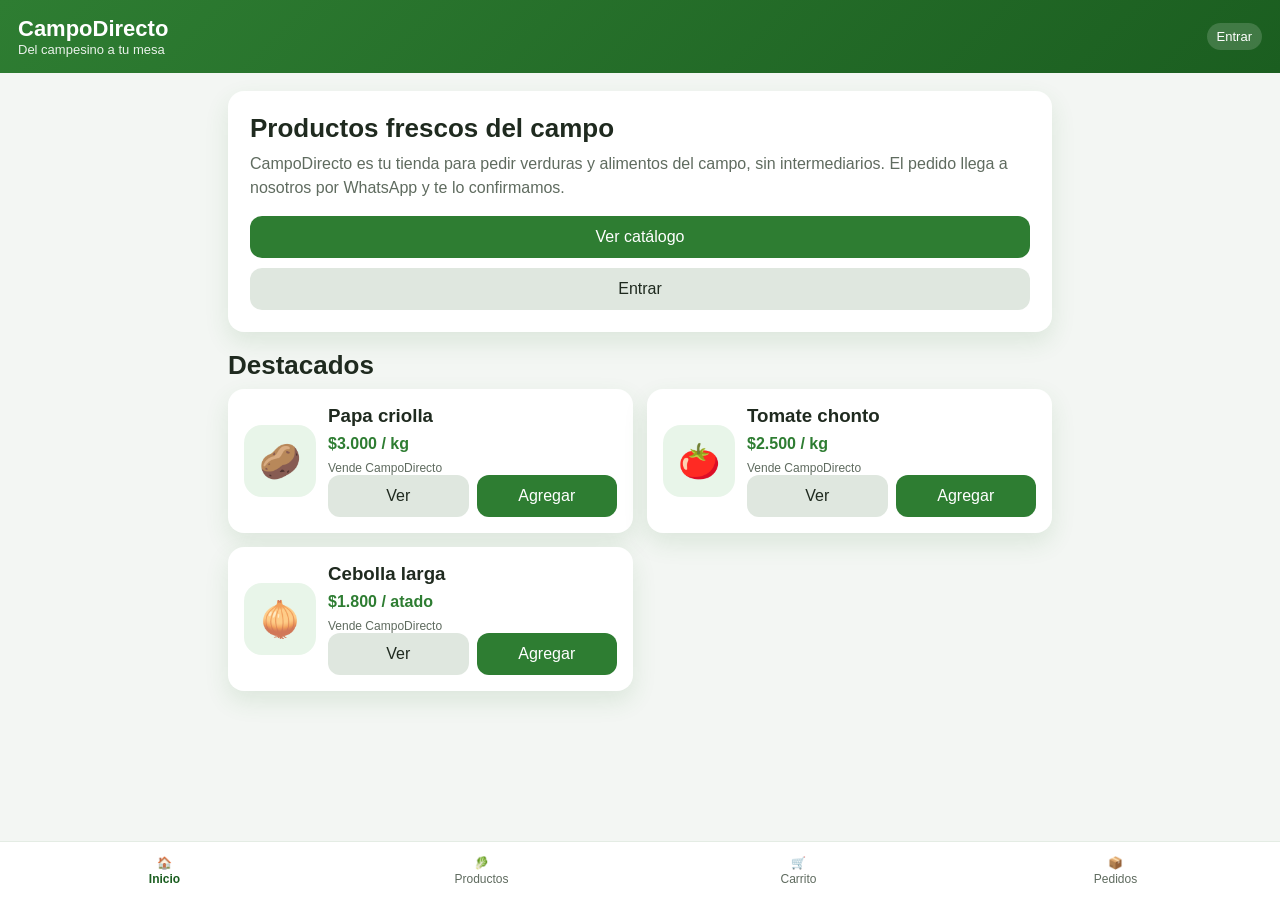
<file: index.html>
<!DOCTYPE html>
<html lang="es">
<head>
    <meta charset="UTF-8">
    <title>CampoDirecto</title>
    <meta name="viewport" content="width=device-width, initial-scale=1.0">
    <meta name="theme-color" content="#2e7d32">
    <meta name="description" content="Del campesino a tu mesa. Compra productos frescos del campo.">
    <link rel="stylesheet" href="style/style.css">
    <link rel="manifest" href="manifest.json">
    <link rel="icon" href="icons/icon.svg" type="image/svg+xml">
    <link rel="apple-touch-icon" href="icons/icon.svg">
</head>
<body>
    <header id="app-header"></header>
    <main>
        <section class="hero">
            <h1>Productos frescos del campo</h1>
            <p>CampoDirecto es tu tienda para pedir verduras y alimentos del campo, sin intermediarios. El pedido llega a nosotros por WhatsApp y te lo confirmamos.</p>
            <div class="acciones">
                <a class="btn" href="productos.html">Ver catálogo</a>
                <a class="btn-secundario" href="login.html">Entrar</a>
            </div>
        </section>
        <h2 class="page-title">Destacados</h2>
        <section id="destacados" class="productos"></section>
    </main>
    <nav id="app-nav"></nav>
    <script src="script/datos.js"></script>
    <script src="script/storage.js"></script>
    <script src="script/nav.js"></script>
    <script src="script/catalogo.js"></script>
    <script src="script/index.js"></script>
</body>
</html>
</file>
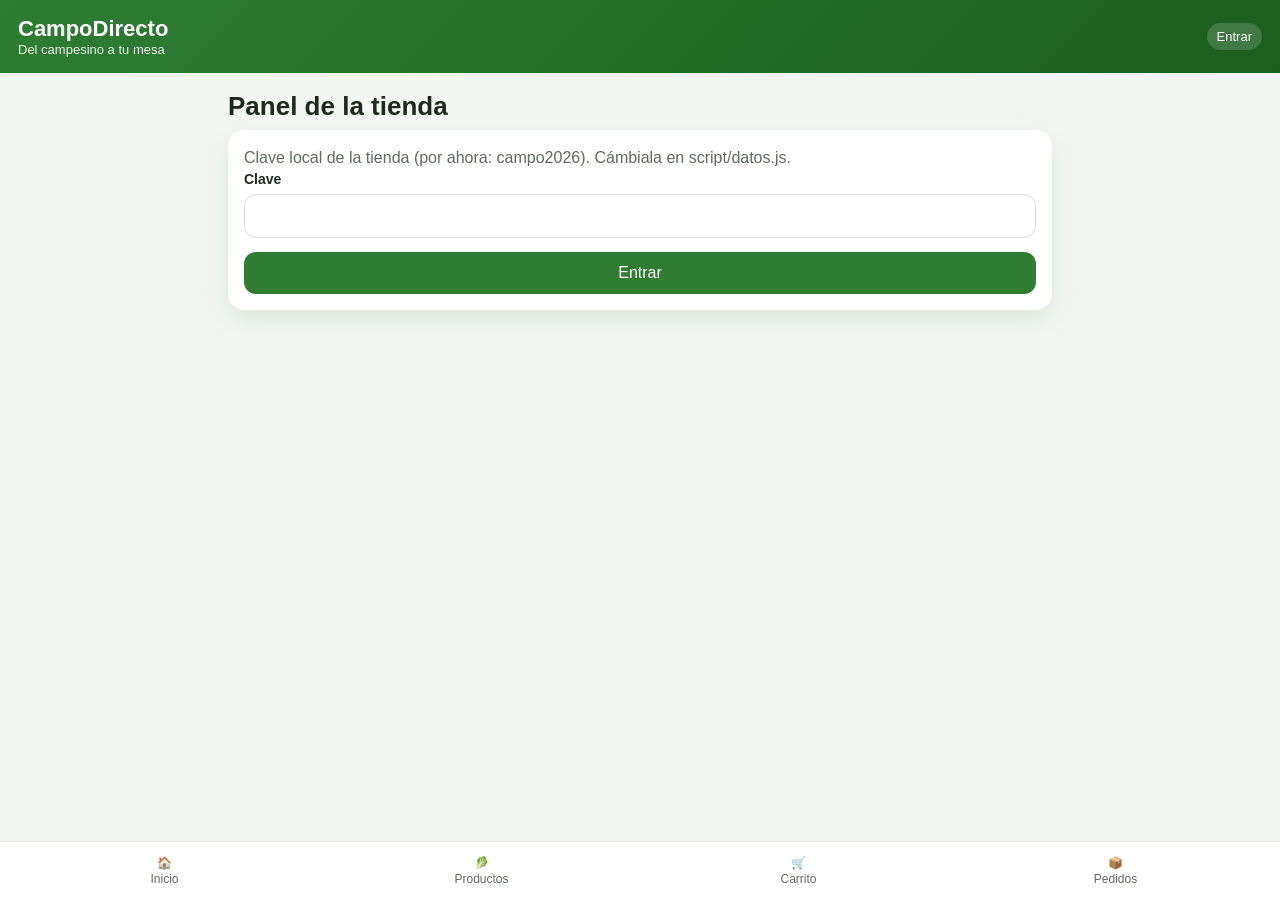
<file: admin.html>
<!DOCTYPE html>
<html lang="es">
<head>
    <meta charset="UTF-8">
    <title>Admin | CampoDirecto</title>
    <meta name="viewport" content="width=device-width, initial-scale=1.0">
    <meta name="theme-color" content="#2e7d32">
    <link rel="stylesheet" href="style/style.css">
    <link rel="manifest" href="manifest.json">
    <link rel="icon" href="icons/icon.svg" type="image/svg+xml">
</head>
<body>
    <header id="app-header"></header>
    <main>
        <h1 id="page-title" class="page-title">Panel de la tienda</h1>
        <section id="loginAdmin" class="card">
            <p class="muted">Clave local de la tienda (por ahora: campo2026). Cámbiala en script/datos.js.</p>
            <label for="clave">Clave</label>
            <input id="clave" type="password">
            <button id="btnEntrarAdmin" type="button">Entrar</button>
        </section>
        <section id="panelAdmin" hidden>
            <form id="formProducto" class="card">
                <input type="hidden" id="productoId">
                <label for="nombre">Nombre</label>
                <input id="nombre" required>
                <label for="precio">Precio</label>
                <input id="precio" type="number" min="0" required>
                <label for="unidad">Unidad</label>
                <input id="unidad" placeholder="kg, atado, unidad" required>
                <label for="stock">Stock</label>
                <input id="stock" type="number" min="0" value="10">
                <label for="emoji">Emoji</label>
                <input id="emoji" maxlength="4" value="🥬">
                <label for="descripcion">Descripción</label>
                <textarea id="descripcion" rows="3"></textarea>
                <div class="switch-row">
                    <label for="activo">Visible en catálogo</label>
                    <input id="activo" type="checkbox" checked>
                </div>
                <div class="switch-row">
                    <label for="destacado">Destacado en inicio</label>
                    <input id="destacado" type="checkbox">
                </div>
                <div class="acciones">
                    <button type="submit">Guardar producto</button>
                    <button id="btnCancelar" class="btn-secundario" type="button">Limpiar</button>
                </div>
            </form>
            <h2 class="page-title" style="margin-top:18px;">Catálogo</h2>
            <ul id="listaAdmin" class="lista"></ul>
        </section>
    </main>
    <nav id="app-nav"></nav>
    <script src="script/datos.js"></script>
    <script src="script/storage.js"></script>
    <script src="script/nav.js"></script>
    <script src="script/admin.js"></script>
</body>
</html>
</file>
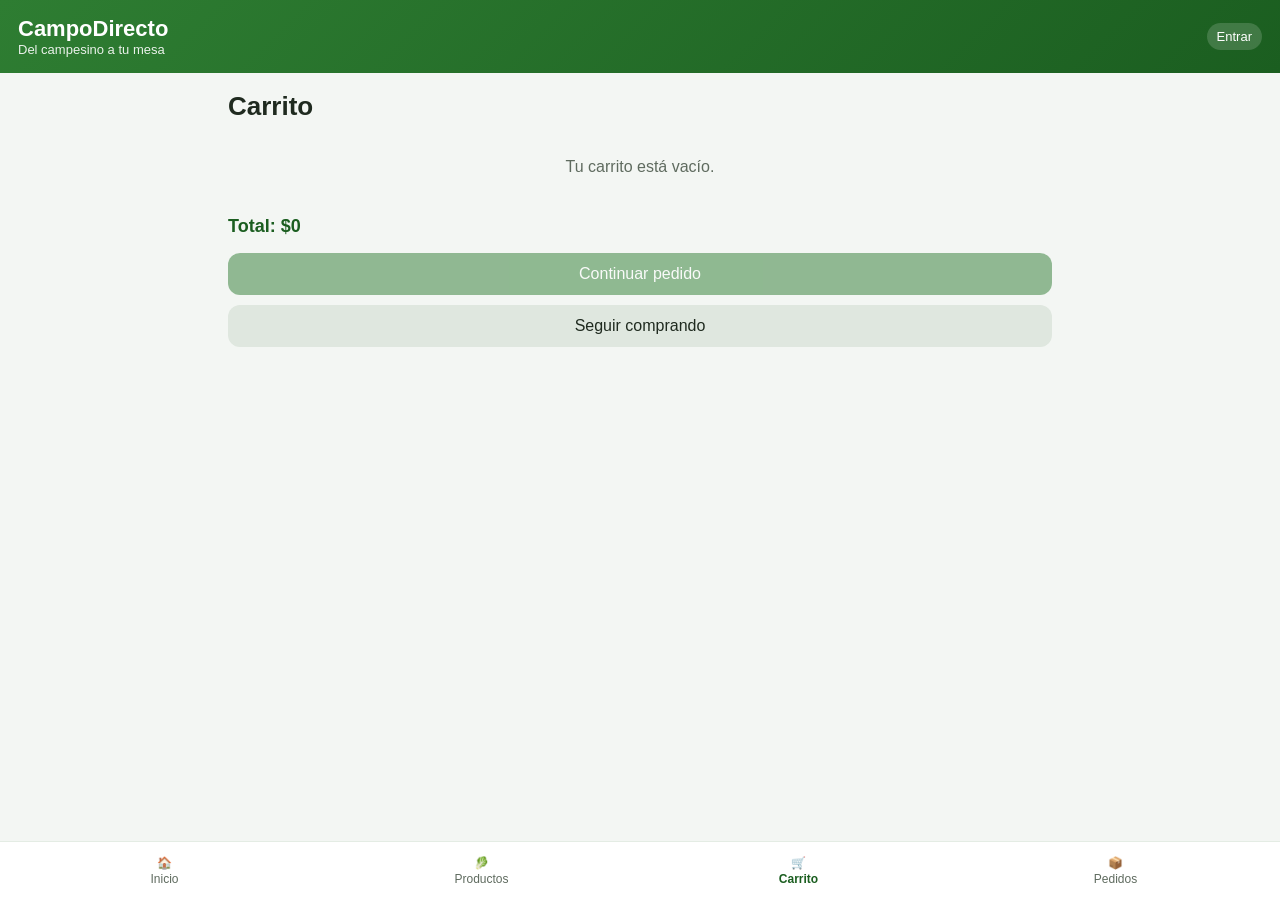
<file: carrito.html>
<!DOCTYPE html>
<html lang="es">
<head>
    <meta charset="UTF-8">
    <title>Carrito | CampoDirecto</title>
    <meta name="viewport" content="width=device-width, initial-scale=1.0">
    <meta name="theme-color" content="#2e7d32">
    <link rel="stylesheet" href="style/style.css">
    <link rel="manifest" href="manifest.json">
    <link rel="icon" href="icons/icon.svg" type="image/svg+xml">
</head>
<body>
    <header id="app-header"></header>
    <main class="carrito">
        <h1 id="page-title" class="page-title">Carrito</h1>
        <p id="mensajeVacio" class="vacio"></p>
        <ul id="listaCarrito" class="lista"></ul>
        <p id="total" class="total"></p>
        <div class="acciones">
            <a id="btnCheckout" class="btn" href="checkout.html">Continuar pedido</a>
            <a class="btn-secundario" href="productos.html">Seguir comprando</a>
        </div>
    </main>
    <nav id="app-nav"></nav>
    <script src="script/datos.js"></script>
    <script src="script/storage.js"></script>
    <script src="script/nav.js"></script>
    <script src="script/carrito.js"></script>
</body>
</html>
</file>
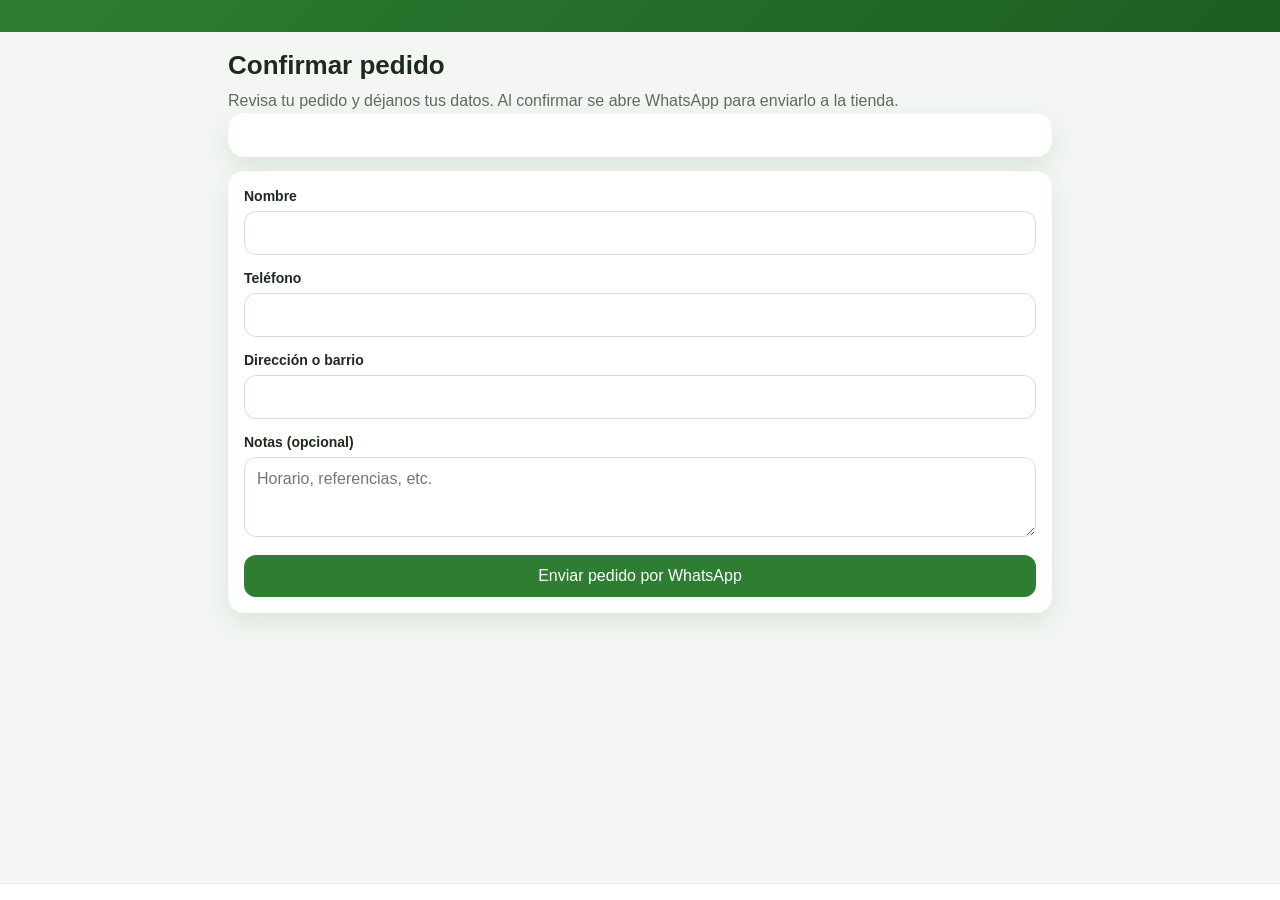
<file: checkout.html>
<!DOCTYPE html>
<html lang="es">
<head>
    <meta charset="UTF-8">
    <title>Checkout | CampoDirecto</title>
    <meta name="viewport" content="width=device-width, initial-scale=1.0">
    <meta name="theme-color" content="#2e7d32">
    <link rel="stylesheet" href="style/style.css">
    <link rel="manifest" href="manifest.json">
    <link rel="icon" href="icons/icon.svg" type="image/svg+xml">
</head>
<body>
    <header id="app-header"></header>
    <main>
        <h1 id="page-title" class="page-title">Confirmar pedido</h1>
        <p class="muted">Revisa tu pedido y déjanos tus datos. Al confirmar se abre WhatsApp para enviarlo a la tienda.</p>
        <section class="card">
            <ul id="resumenPedido" class="lista"></ul>
            <p id="totalCheckout" class="total"></p>
        </section>
        <form id="checkoutForm" class="card" style="margin-top:14px;">
            <label for="nombre">Nombre</label>
            <input id="nombre" name="nombre" required>

            <label for="telefono">Teléfono</label>
            <input id="telefono" name="telefono" type="tel" required>

            <label for="direccion">Dirección o barrio</label>
            <input id="direccion" name="direccion" required>

            <label for="notas">Notas (opcional)</label>
            <textarea id="notas" name="notas" rows="3" placeholder="Horario, referencias, etc."></textarea>

            <button type="submit">Enviar pedido por WhatsApp</button>
        </form>
    </main>
    <nav id="app-nav"></nav>
    <script src="script/datos.js"></script>
    <script src="script/storage.js"></script>
    <script src="script/nav.js"></script>
    <script src="script/checkout.js"></script>
</body>
</html>
</file>
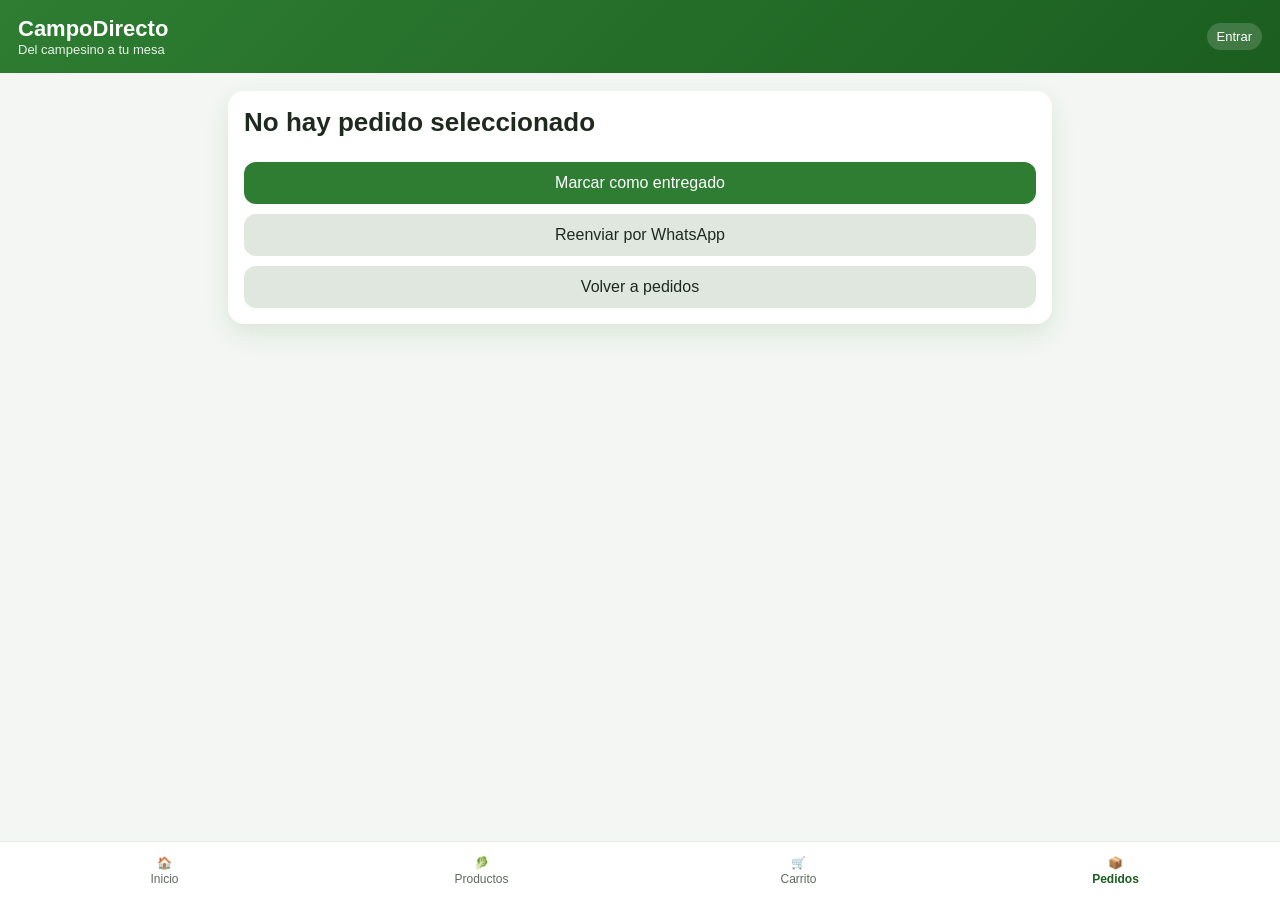
<file: detallePedido.html>
<!DOCTYPE html>
<html lang="es">
<head>
    <meta charset="UTF-8">
    <title>Detalle del pedido | CampoDirecto</title>
    <meta name="viewport" content="width=device-width, initial-scale=1.0">
    <meta name="theme-color" content="#2e7d32">
    <link rel="stylesheet" href="style/style.css">
    <link rel="manifest" href="manifest.json">
    <link rel="icon" href="icons/icon.svg" type="image/svg+xml">
</head>
<body>
    <header id="app-header"></header>
    <main>
        <article class="card">
            <h1 id="tituloPedido" class="page-title"></h1>
            <p id="datosCliente" class="muted"></p>
            <p id="estadoPedido"></p>
            <ul id="detalleLista" class="lista"></ul>
            <p id="totalPedido" class="total"></p>
            <div class="acciones">
                <button id="btnEntregado" type="button">Marcar como entregado</button>
                <a id="btnWhatsApp" class="btn-secundario" target="_blank" rel="noopener">Reenviar por WhatsApp</a>
                <a class="btn-secundario" href="pedidos.html">Volver a pedidos</a>
            </div>
        </article>
    </main>
    <nav id="app-nav"></nav>
    <script src="script/datos.js"></script>
    <script src="script/storage.js"></script>
    <script src="script/nav.js"></script>
    <script src="script/detallePedido.js"></script>
</body>
</html>
</file>
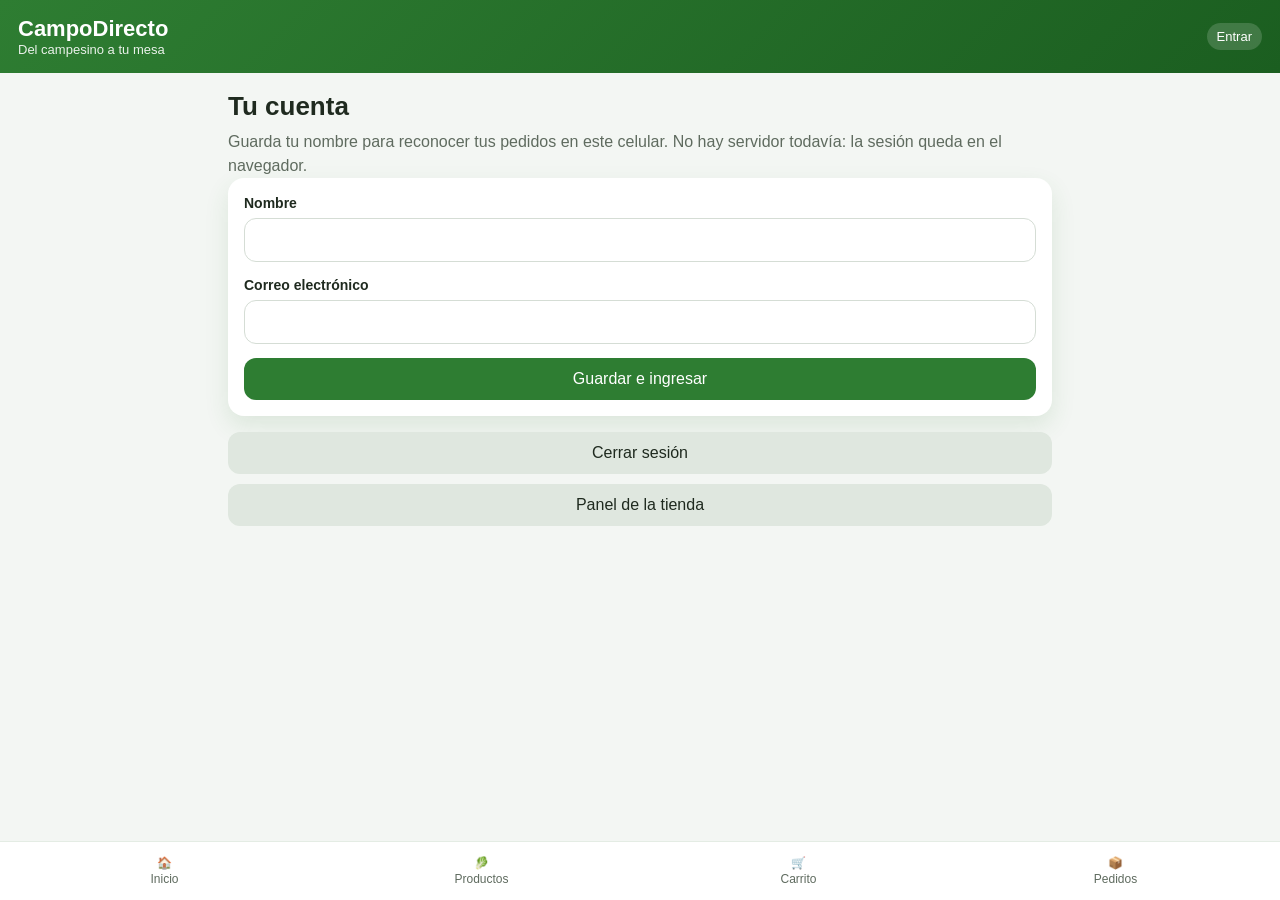
<file: login.html>
<!DOCTYPE html>
<html lang="es">
<head>
    <meta charset="UTF-8">
    <title>Entrar | CampoDirecto</title>
    <meta name="viewport" content="width=device-width, initial-scale=1.0">
    <meta name="theme-color" content="#2e7d32">
    <link rel="stylesheet" href="style/style.css">
    <link rel="manifest" href="manifest.json">
    <link rel="icon" href="icons/icon.svg" type="image/svg+xml">
</head>
<body>
    <header id="app-header"></header>
    <main>
        <h1 id="page-title" class="page-title">Tu cuenta</h1>
        <p class="muted">Guarda tu nombre para reconocer tus pedidos en este celular. No hay servidor todavía: la sesión queda en el navegador.</p>
        <form id="loginForm" class="card">
            <label for="nombre">Nombre</label>
            <input id="nombre" type="text" required>

            <label for="correo">Correo electrónico</label>
            <input id="correo" type="email" required>

            <button type="submit">Guardar e ingresar</button>
        </form>
        <div class="acciones">
            <button id="cerrarSesion" class="btn-secundario" type="button">Cerrar sesión</button>
            <a class="btn-secundario" href="admin.html">Panel de la tienda</a>
        </div>
    </main>
    <nav id="app-nav"></nav>
    <script src="script/datos.js"></script>
    <script src="script/storage.js"></script>
    <script src="script/nav.js"></script>
    <script src="script/login.js"></script>
</body>
</html>
</file>
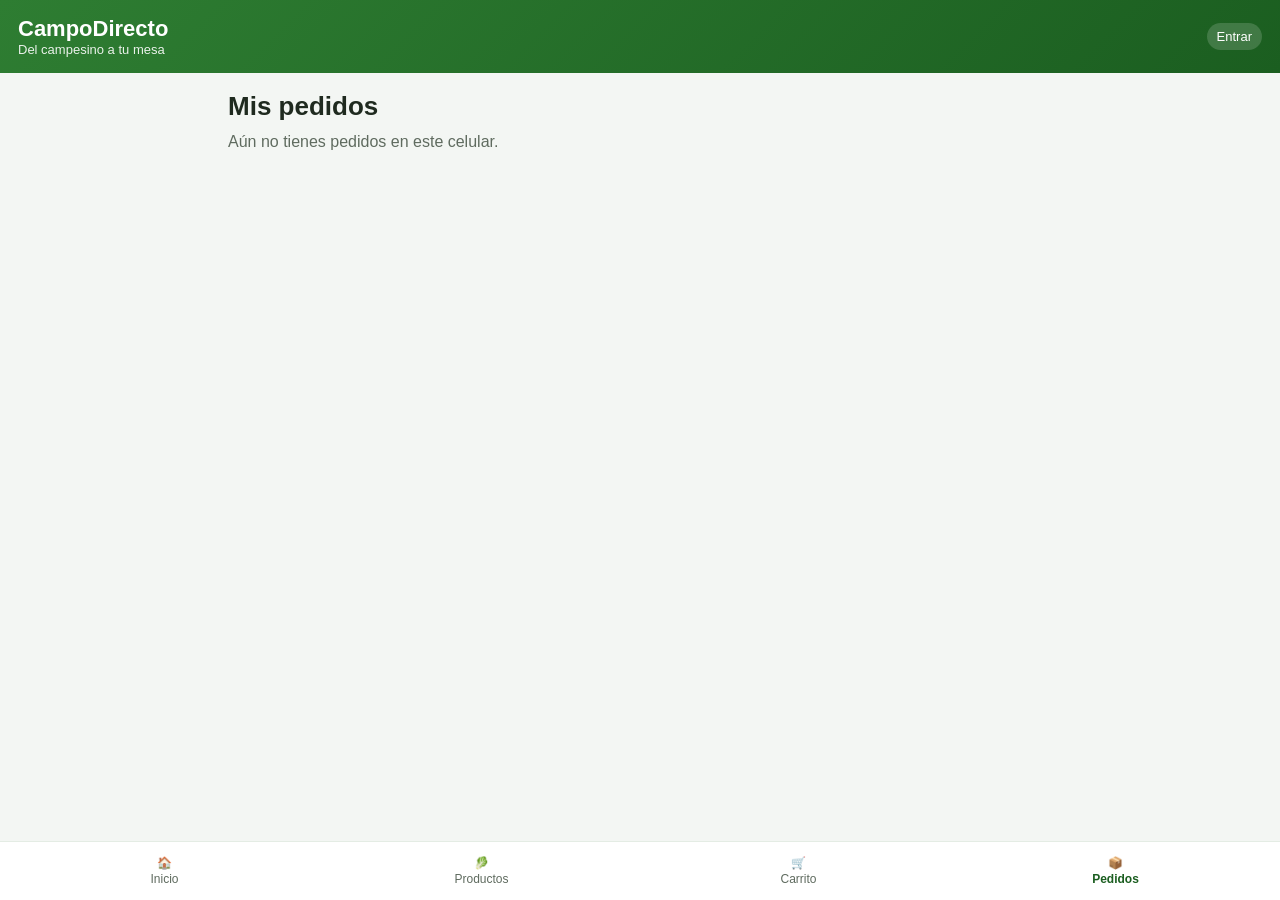
<file: pedidos.html>
<!DOCTYPE html>
<html lang="es">
<head>
    <meta charset="UTF-8">
    <title>Pedidos | CampoDirecto</title>
    <meta name="viewport" content="width=device-width, initial-scale=1.0">
    <meta name="theme-color" content="#2e7d32">
    <link rel="stylesheet" href="style/style.css">
    <link rel="manifest" href="manifest.json">
    <link rel="icon" href="icons/icon.svg" type="image/svg+xml">
</head>
<body>
    <header id="app-header"></header>
    <main>
        <h1 id="page-title" class="page-title">Mis pedidos</h1>
        <p id="mensaje" class="muted"></p>
        <ul id="listaPedidos" class="lista"></ul>
    </main>
    <nav id="app-nav"></nav>
    <script src="script/datos.js"></script>
    <script src="script/storage.js"></script>
    <script src="script/nav.js"></script>
    <script src="script/pedidos.js"></script>
</body>
</html>
</file>
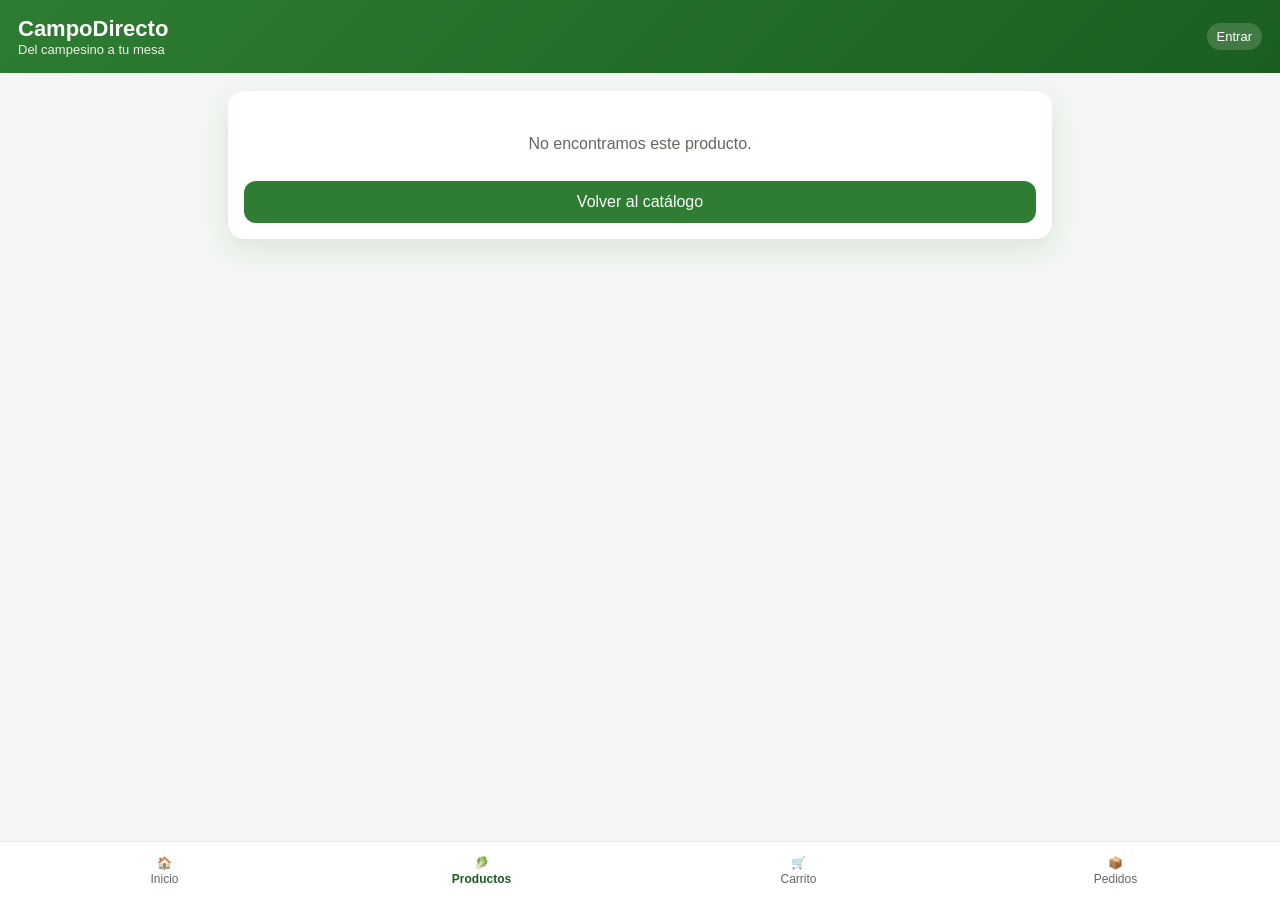
<file: producto.html>
<!DOCTYPE html>
<html lang="es">
<head>
    <meta charset="UTF-8">
    <title>Detalle | CampoDirecto</title>
    <meta name="viewport" content="width=device-width, initial-scale=1.0">
    <meta name="theme-color" content="#2e7d32">
    <link rel="stylesheet" href="style/style.css">
    <link rel="manifest" href="manifest.json">
    <link rel="icon" href="icons/icon.svg" type="image/svg+xml">
</head>
<body>
    <header id="app-header"></header>
    <main class="detalle">
        <article id="detalleProducto" class="card"></article>
    </main>
    <nav id="app-nav"></nav>
    <script src="script/datos.js"></script>
    <script src="script/storage.js"></script>
    <script src="script/nav.js"></script>
    <script src="script/catalogo.js"></script>
    <script src="script/detalle.js"></script>
</body>
</html>
</file>
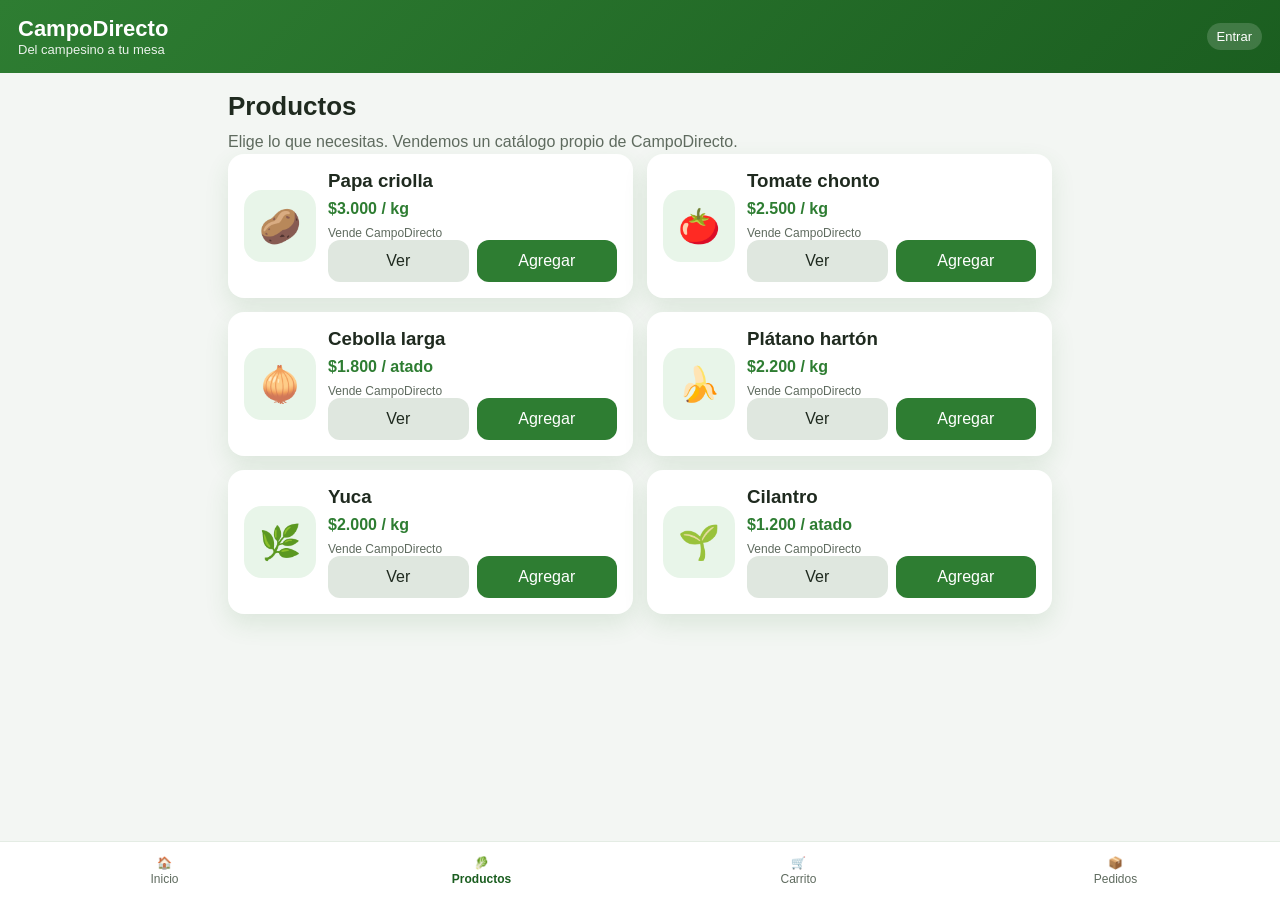
<file: productos.html>
<!DOCTYPE html>
<html lang="es">
<head>
    <meta charset="UTF-8">
    <title>Productos | CampoDirecto</title>
    <meta name="viewport" content="width=device-width, initial-scale=1.0">
    <meta name="theme-color" content="#2e7d32">
    <link rel="stylesheet" href="style/style.css">
    <link rel="manifest" href="manifest.json">
    <link rel="icon" href="icons/icon.svg" type="image/svg+xml">
</head>
<body>
    <header id="app-header"></header>
    <main>
        <h1 id="page-title" class="page-title">Productos</h1>
        <p class="muted">Elige lo que necesitas. Vendemos un catálogo propio de CampoDirecto.</p>
        <section id="listaProductos" class="productos"></section>
    </main>
    <nav id="app-nav"></nav>
    <script src="script/datos.js"></script>
    <script src="script/storage.js"></script>
    <script src="script/nav.js"></script>
    <script src="script/catalogo.js"></script>
    <script src="script/productos.js"></script>
</body>
</html>
</file>
<file: style/style.css>
:root {
  --verde: #2e7d32;
  --verde-oscuro: #1b5e20;
  --verde-suave: #e8f5e9;
  --fondo: #f3f6f3;
  --texto: #1f2a1f;
  --muted: #5f6b5f;
  --blanco: #ffffff;
  --sombra: 0 10px 24px rgba(46, 125, 50, 0.12);
  --radio: 16px;
}

* {
  margin: 0;
  padding: 0;
  box-sizing: border-box;
  font-family: "Segoe UI", Tahoma, sans-serif;
}

body {
  background: var(--fondo);
  color: var(--texto);
  min-height: 100vh;
  padding-bottom: 88px;
}

a {
  color: var(--verde-oscuro);
  text-decoration: none;
}

#app-header {
  position: sticky;
  top: 0;
  z-index: 20;
  display: flex;
  justify-content: space-between;
  align-items: center;
  gap: 12px;
  padding: 16px 18px;
  background: linear-gradient(135deg, var(--verde), var(--verde-oscuro));
  color: var(--blanco);
}

.brand a {
  color: var(--blanco);
  font-size: 22px;
  font-weight: 700;
}

.brand p {
  font-size: 13px;
  opacity: 0.9;
}

.header-actions {
  display: flex;
  align-items: center;
  gap: 8px;
}

.user-chip,
.link-quieto {
  color: var(--blanco);
  background: rgba(255, 255, 255, 0.16);
  border-radius: 999px;
  padding: 6px 10px;
  font-size: 13px;
}

main {
  padding: 18px;
  max-width: 860px;
  margin: 0 auto;
}

.hero {
  background: var(--blanco);
  border-radius: var(--radio);
  padding: 22px;
  box-shadow: var(--sombra);
  margin-bottom: 18px;
}

.hero h1,
.page-title {
  font-size: 26px;
  margin-bottom: 8px;
}

.hero p,
.muted {
  color: var(--muted);
  line-height: 1.5;
}

.acciones {
  display: flex;
  gap: 10px;
  flex-wrap: wrap;
  margin-top: 16px;
}

.productos,
.lista {
  display: grid;
  grid-template-columns: 1fr;
  gap: 14px;
}

.card {
  background: var(--blanco);
  border-radius: var(--radio);
  padding: 16px;
  box-shadow: var(--sombra);
}

.card-producto {
  display: grid;
  grid-template-columns: 72px 1fr;
  gap: 12px;
  align-items: center;
}

.emoji {
  width: 72px;
  height: 72px;
  border-radius: 18px;
  background: var(--verde-suave);
  display: grid;
  place-items: center;
  font-size: 34px;
}

.card h3 {
  margin-bottom: 4px;
}

.precio {
  display: block;
  color: var(--verde);
  font-weight: 700;
  margin: 8px 0;
}

.vendedor {
  font-size: 12px;
  color: var(--muted);
}

button,
.btn,
.btn-secundario {
  display: inline-flex;
  justify-content: center;
  align-items: center;
  width: 100%;
  padding: 12px 14px;
  border: none;
  border-radius: 12px;
  background: var(--verde);
  color: var(--blanco);
  font-size: 16px;
  cursor: pointer;
}

.btn-secundario,
button.secundario {
  background: #dfe7df;
  color: var(--texto);
}

.btn-peligro {
  background: #c62828;
}

.btn-fila {
  display: flex;
  gap: 8px;
}

.btn-fila button,
.btn-fila .btn,
.btn-fila .btn-secundario {
  width: auto;
  flex: 1;
}

.qty {
  display: flex;
  align-items: center;
  gap: 8px;
  margin: 10px 0;
}

.qty button {
  width: 42px;
}

input,
textarea,
select {
  width: 100%;
  padding: 12px;
  border: 1px solid #d5ddd5;
  border-radius: 12px;
  margin: 6px 0 14px;
  font-size: 16px;
  background: var(--blanco);
}

label {
  font-size: 14px;
  font-weight: 600;
}

.total {
  font-size: 18px;
  font-weight: 700;
  color: var(--verde-oscuro);
  margin: 12px 0;
}

.estado {
  display: inline-block;
  padding: 4px 10px;
  border-radius: 999px;
  background: #fff3e0;
  color: #ef6c00;
  font-size: 13px;
  font-weight: 700;
}

.estado.entregado,
.estado.confirmado {
  background: var(--verde-suave);
  color: var(--verde-oscuro);
}

#app-nav {
  position: fixed;
  left: 0;
  right: 0;
  bottom: 0;
  display: grid;
  grid-template-columns: repeat(4, 1fr);
  background: var(--blanco);
  border-top: 1px solid #e4ece4;
  padding: 8px 6px calc(8px + env(safe-area-inset-bottom));
  z-index: 30;
}

#app-nav a {
  position: relative;
  display: flex;
  flex-direction: column;
  align-items: center;
  gap: 2px;
  color: var(--muted);
  font-size: 12px;
  padding: 6px;
}

#app-nav a.active {
  color: var(--verde-oscuro);
  font-weight: 700;
}

.nav-badge {
  position: absolute;
  top: 0;
  right: 22%;
  min-width: 18px;
  height: 18px;
  border-radius: 999px;
  background: #c62828;
  color: white;
  font-size: 11px;
  display: grid;
  place-items: center;
}

.toast {
  position: fixed;
  left: 50%;
  bottom: 96px;
  transform: translateX(-50%) translateY(12px);
  background: #1b5e20;
  color: white;
  padding: 10px 14px;
  border-radius: 999px;
  opacity: 0;
  pointer-events: none;
  transition: 0.2s ease;
  z-index: 40;
}

.toast.visible {
  opacity: 1;
  transform: translateX(-50%) translateY(0);
}

.vacio {
  text-align: center;
  padding: 28px 12px;
  color: var(--muted);
}

.detalle .emoji {
  width: 100%;
  height: 140px;
  font-size: 64px;
  margin-bottom: 16px;
}

.admin-lista li,
.carrito li,
.pedidos li {
  list-style: none;
}

.switch-row {
  display: flex;
  justify-content: space-between;
  align-items: center;
  gap: 12px;
  margin-bottom: 12px;
}

@media (min-width: 720px) {
  .productos {
    grid-template-columns: 1fr 1fr;
  }
}
</file>
